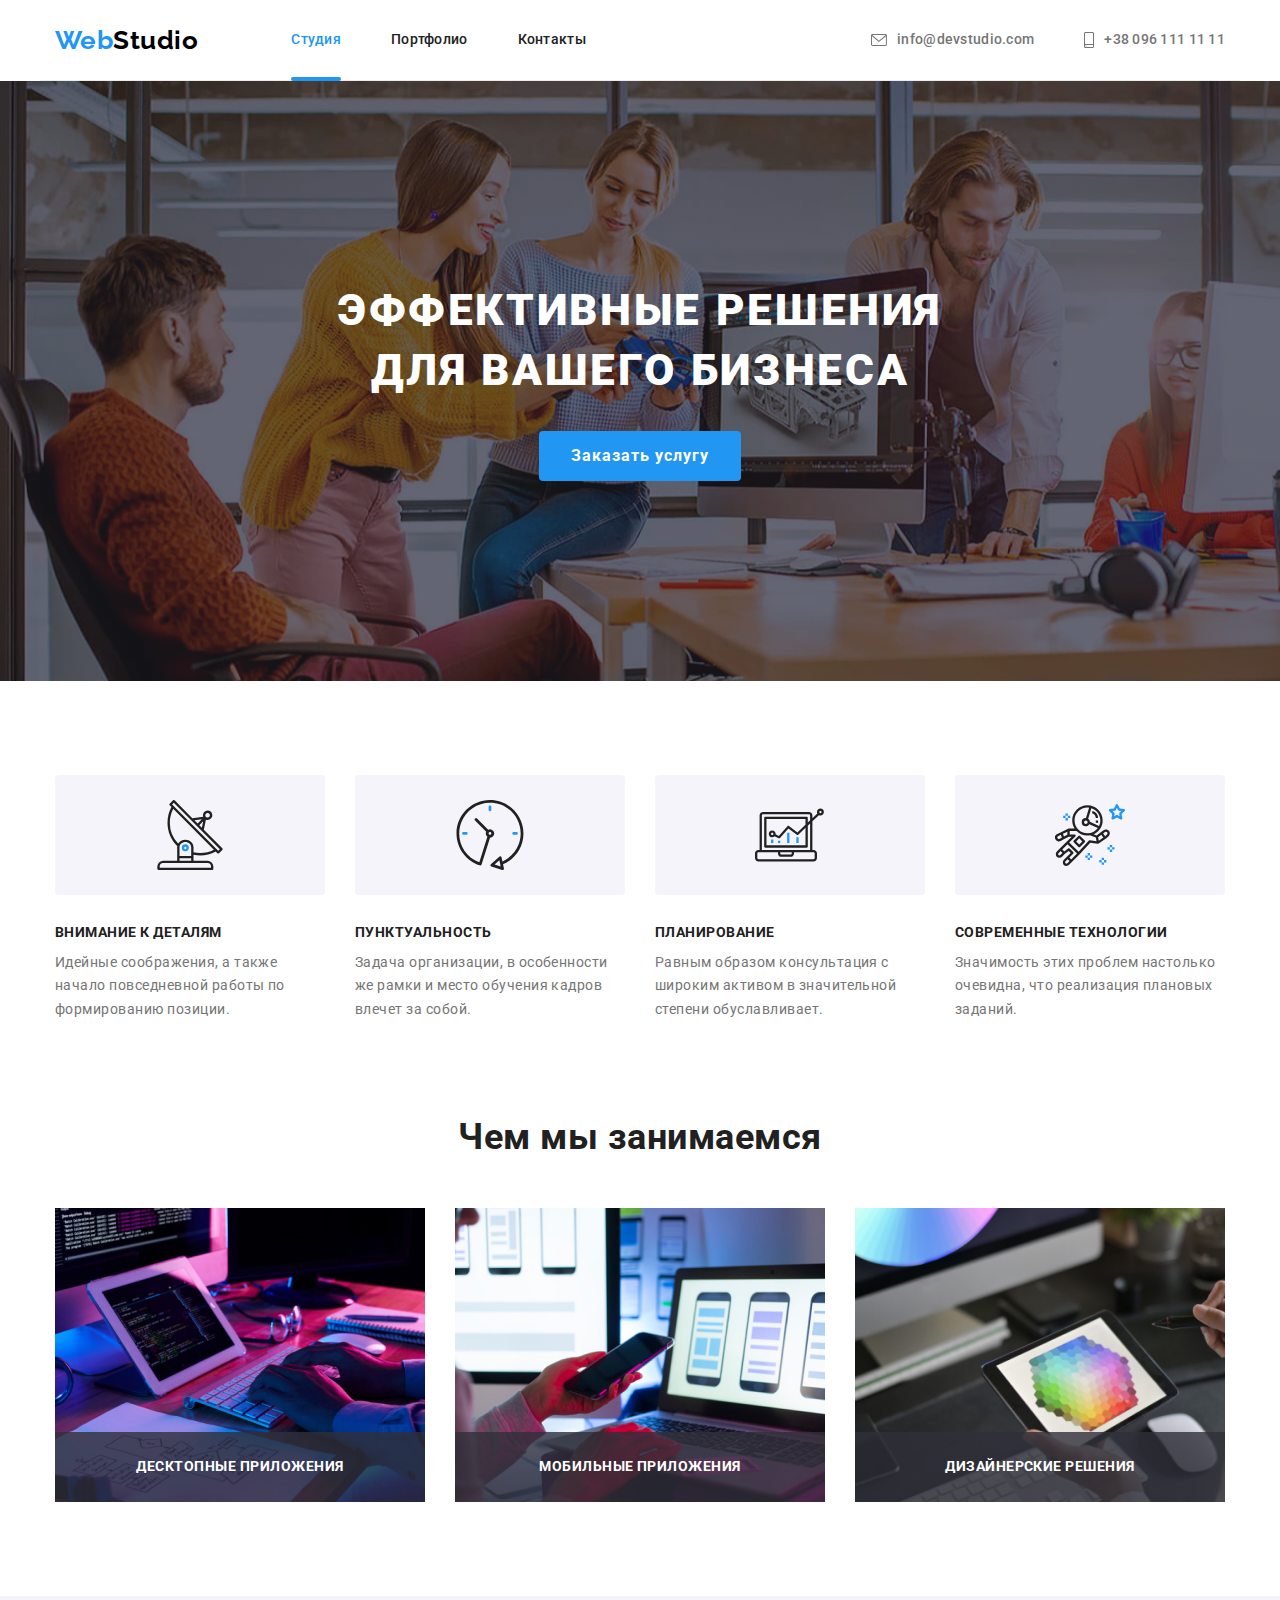
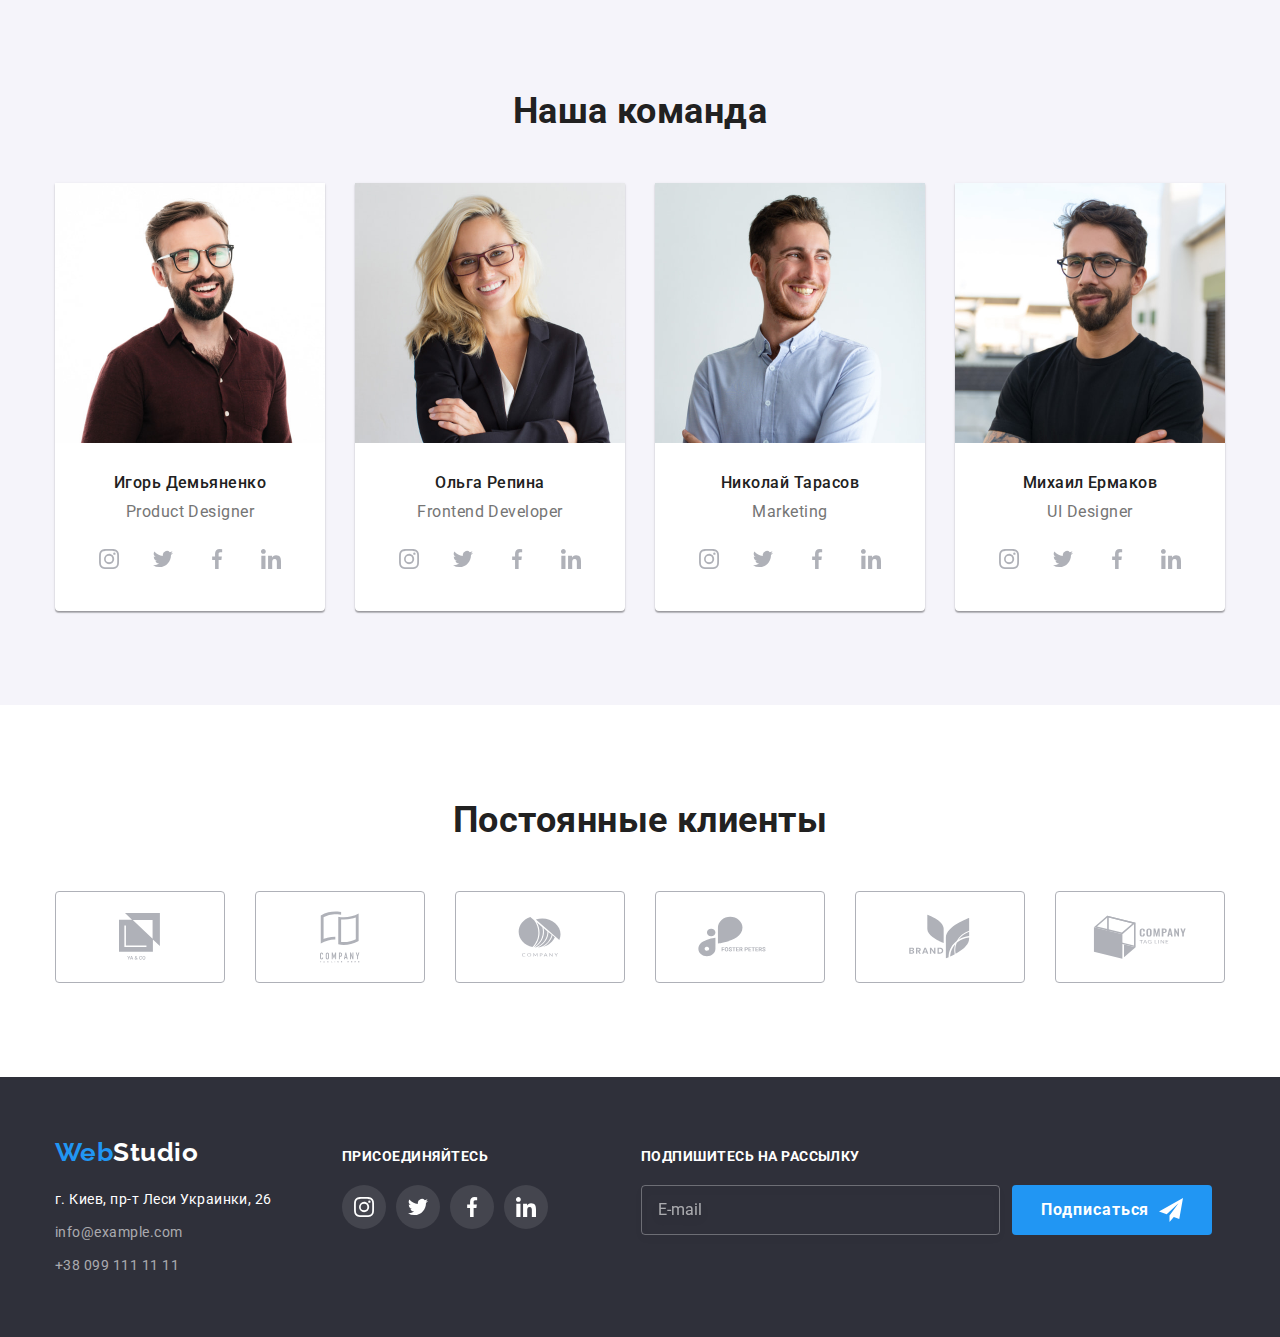
<file: index.html>
<!DOCTYPE html>
<html lang="ru">
  <head>
    <meta charset="UTF-8" />
    <meta http-equiv="X-UA-Compatible" content="IE=edge" />
    <meta name="viewport" content="width=device-width, initial-scale=1.0" />
    <link rel="preconnect" href="https://fonts.googleapis.com" />
    <link rel="preconnect" href="https://fonts.gstatic.com" crossorigin />
    <link
      href="https://fonts.googleapis.com/css2?family=Raleway:wght@700&family=Roboto:wght@400;500;700;900&display=swap"
      rel="stylesheet"
    />
    <title>WebStudio</title>
    <link
      rel="stylesheet"
      href="https://cdn.jsdelivr.net/npm/modern-normalize@1.1.0/modern-normalize.min.css"
    />
    <link rel="stylesheet" href="./css/styles.css" />
  </head>
  <body>
    <!-- HEADER -->
    <header class="hdr">
      <div class="hdr-container container">
        <a class="logo link" lang="en" href="./index.html"
          ><span class="logo-web">Web</span>Studio
        </a>
        <nav class="navigation">
          <ul class="menu list">
            <li class="menu-item">
              <a class="menu-link current link" href="./index.html">Студия</a>
            </li>
            <li class="menu-item">
              <a class="menu-link link" href="./portfolio.html">Портфолио</a>
            </li>
            <li class="menu-item">
              <a class="menu-link link" href="#">Контакты</a>
            </li>
          </ul>
        </nav>
        <ul class="contact list">
          <li class="contact-item contact-mail">
            <a class="mail-link link" href="mailto:info@devstudio.com">
              <svg class="mail-icon icon" width="16px" height="12px">
                <use href="./images/icons.svg#mail-icon"></use>
              </svg>
              info@devstudio.com</a
            >
          </li>
          <li class="contact-item contact-tel">
            <a class="tel-link link" href="tel:+380961111111">
              <svg class="tel-icon icon" width="10px" height="16px">
                <use href="./images/icons.svg#tel-icon"></use></svg
              >+38 096 111 11 11</a
            >
          </li>
        </ul>
      </div>
    </header>
    <main>
      <!-- HERO -->
      <section class="hero">
        <div class="hero-container container">
          <h1 class="hero-title title">
            Эффективные решения для вашего бизнеса
          </h1>
          <button class="hero-btn btn" type="button" data-modal-open>
            Заказать услугу
          </button>
          <div class="data-modal is-hidden" data-modal>
            <div class="modal">
              <h2 class="modal-title">
                Оставьте свои данные, мы вам перезвоним
              </h2>
              <form class="modal-form">
                <label class="modal-form-field">
                  <span class="field-name">Имя</span>
                  <input
                    class="inp"
                    type="text"
                    name="usrname"
                    minlength="2"
                    pattern="^[a-zA-Zа-яА-ЯіІїЇ]+$"
                    required
                  />
                  <span class="modal-icon-span"
                    ><svg class="modal-icon" width="18px" height="18px">
                      <use href="./images/icons.svg#modal-name"></use></svg
                  ></span>
                </label>
                <label class="modal-form-field">
                  <span class="field-name">Телефон</span>
                  <input
                    class="field-input inp"
                    type="tel"
                    name="tel"
                    pattern="[0-9]{3}-[0-9]{3}-[0-9]{2}-[0-9]{2}"
                    title="xxx-xxx-xx-xx"
                    required
                  />
                  <span class="modal-icon-span"
                    ><svg class="modal-icon" width="18px" height="18px">
                      <use href="./images/icons.svg#modal-tel"></use></svg
                  ></span>
                </label>
                <label class="modal-form-field">
                  <span class="field-name">Почта</span>
                  <input
                    class="form-input inp"
                    type="email"
                    name="mail"
                    required
                  />
                  <span class="modal-icon-span"
                    ><svg class="modal-icon" width="18px" height="18px">
                      <use href="./images/icons.svg#modal-mail"></use></svg
                  ></span>
                </label>
                <label class="modal-form-field form-field-comment">
                  <span class="field-name">Коментарий</span>
                  <textarea
                    class="comment-input"
                    name="comment"
                    placeholder="Введите текст"
                  ></textarea>
                </label>
                <label class="modal-form-checkbox">
                  <input
                    class="checkbox-input"
                    type="checkbox"
                    name="checkbox"
                  />
                  <span class="checkbox-icon"
                    ><svg class="checkbox-icon-svg" width="16px" height="15px">
                      <use href="./images/icons.svg#checkbox"></use></svg
                  ></span>
                  Соглашаюсь с рассылкой и принимаю &nbsp;
                  <a class="checkbox-link" href="#">Условия договора</a>
                </label>
                <button class="modal-btn btn" type="submit">Отправить</button>
              </form>
              <button class="data-modal-close" type="button" data-modal-close>
                <svg class="modal-svg" width="18x" height="18px">
                  <use href="./images/icons.svg#close-modal"></use>
                </svg>
              </button>
            </div>
          </div>
        </div>
      </section>
      <!-- FEATURES -->
      <section class="section features">
        <div class="container">
          <h2 class="features-title">Наши особенности</h2>
          <ul class="features-list list">
            <li class="features-item">
              <div class="container-icon">
                <svg class="features-svg" width="70px" height="70px">
                  <use href="./images/icons.svg#antena"></use>
                </svg>
              </div>
              <h3 class="list-title">Внимание к деталям</h3>
              <p class="list-text">
                Идейные соображения, а также начало повседневной работы по
                формированию позиции.
              </p>
            </li>
            <li class="features-item">
              <div class="container-icon">
                <svg class="features-svg" width="70px" height="70px">
                  <use href="./images/icons.svg#clock"></use>
                </svg>
              </div>
              <h3 class="list-title">Пунктуальность</h3>
              <p class="list-text">
                Задача организации, в особенности же рамки и место обучения
                кадров влечет за собой.
              </p>
            </li>
            <li class="features-item">
              <div class="container-icon">
                <svg class="features-svg" width="70px" height="70px">
                  <use href="./images/icons.svg#diagram"></use>
                </svg>
              </div>
              <h3 class="list-title">Планирование</h3>
              <p class="list-text">
                Равным образом консультация с широким активом в значительной
                степени обуславливает.
              </p>
            </li>
            <li class="features-item">
              <div class="container-icon">
                <svg class="features-svg" width="70px" height="70px">
                  <use href="./images/icons.svg#astronaut"></use>
                </svg>
              </div>
              <h3 class="list-title">Современные технологии</h3>
              <p class="list-text">
                Значимость этих проблем настолько очевидна, что реализация
                плановых заданий.
              </p>
            </li>
          </ul>
        </div>
      </section>
      <!-- DOING -->
      <section class="section doing">
        <div class="container">
          <h2 class="doing-title title">Чем мы занимаемся</h2>
          <ul class="doing-list list">
            <li class="doing-item">
              <img
                class="classes-occupation"
                src="./images/doing/coding.jpg"
                alt="Бэкенд"
                width="370"
                height="294"
              />
              <p class="doing-text">Десктопные приложения</p>
            </li>
            <li class="doing-item">
              <img
                class="classes-occupation"
                src="./images/doing/phone.jpg"
                alt="Фронтент"
                width="370"
                height="294"
              />
              <p class="doing-text">Мобильные приложения</p>
            </li>
            <li class="doing-item">
              <img
                class="classes-occupation"
                src="./images/doing/palette.jpg"
                alt="Дизайн"
                width="370"
                height="294"
              />
              <p class="doing-text">Дизайнерские решения</p>
            </li>
          </ul>
        </div>
      </section>
      <!-- COMANDS -->
      <section class="section commands">
        <div class="container">
          <h2 class="commands-title title">Наша команда</h2>
          <ul class="commands-list list">
            <li class="commands-item">
              <img
                class="commands-images"
                src="./images/commands/igor.jpg"
                alt="Игорь Демьяненко"
                width="270"
                height="260"
              />
              <div class="employee-data">
                <h3 class="commands-name">Игорь Демьяненко</h3>
                <p lang="en" class="commands-position">Product Designer</p>
                <ul class="social-list list">
                  <li class="social-item">
                    <a
                      class="social-link"
                      href="http://www.instagram.com"
                      target="_blank"
                      rel="noopener nofollow"
                      ><span class="social-name">instagram</span>
                      <svg class="social-svg" width="44px" height="44px">
                        <use href="./images/icons.svg#instagram"></use></svg
                    ></a>
                  </li>
                  <li class="social-item">
                    <a
                      class="social-link"
                      href="https://twitter.com"
                      target="_blank"
                      rel="noopener nofollow"
                      ><span class="social-name">twitter</span>
                      <svg class="social-svg" width="44px" height="44px">
                        <use href="./images/icons.svg#twitter"></use></svg
                    ></a>
                  </li>
                  <li class="social-item">
                    <a
                      class="social-link"
                      href="https://www.facebook.com"
                      target="_blank"
                      rel="noopener nofollow"
                      ><span class="social-name">facebook</span>
                      <svg class="social-svg" width="44px" height="44px">
                        <use href="./images/icons.svg#facebook"></use></svg
                    ></a>
                  </li>
                  <li class="social-item">
                    <a
                      class="social-link"
                      href="https://ua.linkedin.com"
                      target="_blank"
                      rel="noopener nofollow"
                      ><span class="social-name">linkedin</span>
                      <svg class="social-svg" width="44px" height="44px">
                        <use href="./images/icons.svg#linkedin"></use></svg
                    ></a>
                  </li>
                </ul>
              </div>
            </li>
            <li class="commands-item">
              <img
                src="./images/commands/olga.jpg"
                alt="Ольга Репина"
                width="270"
                height="260"
              />
              <div class="employee-data">
                <h3 class="commands-name">Ольга Репина</h3>
                <p lang="en" class="commands-position">Frontend Developer</p>
                <ul class="social-list list">
                  <li class="social-item">
                    <a
                      class="social-link"
                      href="http://www.instagram.com"
                      target="_blank"
                      rel="noopener nofollow"
                      ><span class="social-name">instagram</span>
                      <svg class="social-svg" width="44px" height="44px">
                        <use href="./images/icons.svg#instagram"></use></svg
                    ></a>
                  </li>
                  <li class="social-item">
                    <a
                      class="social-link"
                      href="https://twitter.com"
                      target="_blank"
                      rel="noopener nofollow"
                      ><span class="social-name">twitter</span>
                      <svg class="social-svg" width="44px" height="44px">
                        <use href="./images/icons.svg#twitter"></use></svg
                    ></a>
                  </li>
                  <li class="social-item">
                    <a
                      class="social-link"
                      href="https://www.facebook.com"
                      target="_blank"
                      rel="noopener nofollow"
                      ><span class="social-name">facebook</span>
                      <svg class="social-svg" width="44px" height="44px">
                        <use href="./images/icons.svg#facebook"></use></svg
                    ></a>
                  </li>
                  <li class="social-item">
                    <a
                      class="social-link"
                      href="https://ua.linkedin.com"
                      target="_blank"
                      rel="noopener nofollow"
                      ><span class="social-name">linkedin</span>
                      <svg class="social-svg" width="44px" height="44px">
                        <use href="./images/icons.svg#linkedin"></use></svg
                    ></a>
                  </li>
                </ul>
              </div>
            </li>
            <li class="commands-item">
              <img
                class="commands-images"
                src="./images/commands/nikolay.jpg"
                alt="Николай Тарасов"
                width="270"
                height="260"
              />
              <div class="employee-data">
                <h3 class="commands-name">Николай Тарасов</h3>
                <p lang="en" class="commands-position">Marketing</p>
                <ul class="social-list commands-list list">
                  <li class="social-item">
                    <a
                      class="social-link"
                      href="http://www.instagram.com"
                      target="_blank"
                      rel="noopener nofollow"
                      ><span class="social-name">instagram</span>
                      <svg class="social-svg" width="44px" height="44px">
                        <use href="./images/icons.svg#instagram"></use></svg
                    ></a>
                  </li>
                  <li class="social-item">
                    <a
                      class="social-link"
                      href="https://twitter.com"
                      target="_blank"
                      rel="noopener nofollow"
                      ><span class="social-name">twitter</span>
                      <svg class="social-svg" width="44px" height="44px">
                        <use href="./images/icons.svg#twitter"></use></svg
                    ></a>
                  </li>
                  <li class="social-item">
                    <a
                      class="social-link"
                      href="https://www.facebook.com"
                      target="_blank"
                      rel="noopener nofollow"
                      ><span class="social-name">facebook</span>
                      <svg class="social-svg" width="44px" height="44px">
                        <use href="./images/icons.svg#facebook"></use></svg
                    ></a>
                  </li>
                  <li class="social-item">
                    <a
                      class="social-link"
                      href="https://ua.linkedin.com"
                      target="_blank"
                      rel="noopener nofollow"
                      ><span class="social-name">linkedin</span>
                      <svg class="social-svg" width="44px" height="44px">
                        <use href="./images/icons.svg#linkedin"></use></svg
                    ></a>
                  </li>
                </ul>
              </div>
            </li>
            <li class="commands-item">
              <img
                class="commands-images"
                src="./images/commands/mihail.jpg"
                alt="Михаил Ермаков"
                width="270"
                height="260"
              />
              <div class="employee-data">
                <h3 class="commands-name">Михаил Ермаков</h3>
                <p lang="en" class="commands-position">UI Designer</p>
                <ul class="social-list list">
                  <li class="social-item">
                    <a
                      class="social-link"
                      href="http://www.instagram.com"
                      target="_blank"
                      rel="noopener nofollow"
                      ><span class="social-name">instagram</span>
                      <svg class="social-svg" width="44px" height="44px">
                        <use href="./images/icons.svg#instagram"></use></svg
                    ></a>
                  </li>
                  <li class="social-item">
                    <a
                      class="social-link"
                      href="https://twitter.com"
                      target="_blank"
                      rel="noopener nofollow"
                      ><span class="social-name">twitter</span>
                      <svg class="social-svg" width="44px" height="44px">
                        <use href="./images/icons.svg#twitter"></use></svg
                    ></a>
                  </li>
                  <li class="social-item">
                    <a
                      class="social-link"
                      href="https://www.facebook.com"
                      target="_blank"
                      rel="noopener nofollow"
                      ><span class="social-name">facebook</span>
                      <svg class="social-svg" width="44px" height="44px">
                        <use href="./images/icons.svg#facebook"></use></svg
                    ></a>
                  </li>
                  <li class="social-item">
                    <a
                      class="social-link"
                      href="https://ua.linkedin.com"
                      target="_blank"
                      rel="noopener nofollow"
                      ><span class="social-name">linkedin</span>
                      <svg class="social-svg" width="44px" height="44px">
                        <use href="./images/icons.svg#linkedin"></use></svg
                    ></a>
                  </li>
                </ul>
              </div>
            </li>
          </ul>
        </div>
      </section>
      <!-- CLIENTS -->
      <section class="section clients">
        <div class="container">
          <h2 class="clients-title title">Постоянные клиенты</h2>
          <ul class="clients-list list">
            <li class="clients-item">
              <a href="#" class="clients-link">
                <svg class="clients-svg" width="41" height="47">
                  <use href="./images/icons.svg#yaco"></use>
                </svg>
              </a>
            </li>
            <li class="clients-item">
              <a href="#" class="clients-link">
                <svg class="clients-svg" width="40" height="52">
                  <use href="./images/icons.svg#company2"></use>
                </svg>
              </a>
            </li>
            <li class="clients-item">
              <a href="#" class="clients-link">
                <svg class="clients-svg" width="43" height="41">
                  <use href="./images/icons.svg#company3"></use>
                </svg>
              </a>
            </li>
            <li class="clients-item">
              <a href="#" class="clients-link">
                <svg class="clients-svg" width="84" height="41">
                  <use href="./images/icons.svg#foster"></use>
                </svg>
              </a>
            </li>
            <li class="clients-item">
              <a href="#" class="clients-link">
                <svg class="clients-svg" width="63" height="45">
                  <use href="./images/icons.svg#brand"></use>
                </svg>
              </a>
            </li>
            <li class="clients-item">
              <a href="#" class="clients-link">
                <svg class="clients-svg" width="94" height="44">
                  <use href="./images/icons.svg#company6"></use>
                </svg>
              </a>
            </li>
          </ul>
        </div>
      </section>
    </main>
    <!-- BASEMENT -->
    <footer class="basement">
      <div class="container-basement container">
        <div class="container-address">
          <a lang="en" href="./index.html" class="logo link dark-theme">
            <span class="logo-web">Web</span>Studio
          </a>
          <address class="cnt">
            <ul class="cnt-address list">
              <li class="item cnt-street">
                <a
                  class="cnt-link link"
                  href="https://www.google.com/maps/place/бул.+Леси+Украинки,+26,+Киев,+02000/"
                  target="_blank"
                  rel="noopener nofollow"
                  >г. Киев, пр-т Леси Украинки, 26</a
                >
              </li>
              <li class="item cnt-mail">
                <a class="cnt-link link" href="mailto:info@example.com"
                  >info@example.com</a
                >
              </li>
              <li class="item cnt-tel">
                <a class="cnt-link link" href="tel:+380991111111"
                  >+38 099 111 11 11</a
                >
              </li>
            </ul>
          </address>
        </div>
        <div class="container-social">
          <h2 class="social-title">Присоединяйтесь</h2>
          <ul class="social-list list">
            <li class="social-item">
              <a
                class="social-link social-ft-link"
                href="http://www.instagram.com"
                target="_blank"
                rel="noopener nofollow"
                ><span class="social-name">instagram</span>
                <svg class="social-ft-svg" width="44px" height="44px">
                  <use href="./images/icons.svg#instagram"></use></svg
              ></a>
            </li>
            <li class="social-item">
              <a
                class="social-link social-ft-link"
                href="https://twitter.com"
                target="_blank"
                rel="noopener nofollow"
                ><span class="social-name">twitter</span>
                <svg class="social-ft-svg" width="44px" height="44px">
                  <use href="./images/icons.svg#twitter"></use></svg
              ></a>
            </li>
            <li class="social-item">
              <a
                class="social-link social-ft-link"
                href="https://www.facebook.com"
                target="_blank"
                rel="noopener nofollow"
                ><span class="social-name">facebook</span>
                <svg class="social-ft-svg" width="44px" height="44px">
                  <use href="./images/icons.svg#facebook"></use></svg
              ></a>
            </li>
            <li class="social-item">
              <a
                class="social-link social-ft-link"
                href="https://ua.linkedin.com"
                target="_blank"
                rel="noopener nofollow"
                ><span class="social-name">linkedin</span>
                <svg class="social-ft-svg" width="44px" height="44px">
                  <use href="./images/icons.svg#linkedin"></use></svg
              ></a>
            </li>
          </ul>
        </div>
        <div class="container-subscription">
          <h2 class="subscription-title">Подпишитесь на рассылку</h2>
          <div class="subscription-container">
            <form action="subscription-form">
              <label class="subscription-form-field"
                ><input
                  class="inp"
                  type="email"
                  name="mail"
                  placeholder="E-mail"
                  required
              /></label>
            </form>
            <button class="subscription-btn btn" type="submit">
              Подписаться<svg
                class="subscription-btn-svg"
                width="24px"
                height="24px"
              >
                <use href="./images/icons.svg#send"></use>
              </svg>
            </button>
          </div>
        </div>
      </div>
    </footer>
    <script src="./js/modal.js"></script>
  </body>
</html>
</file>
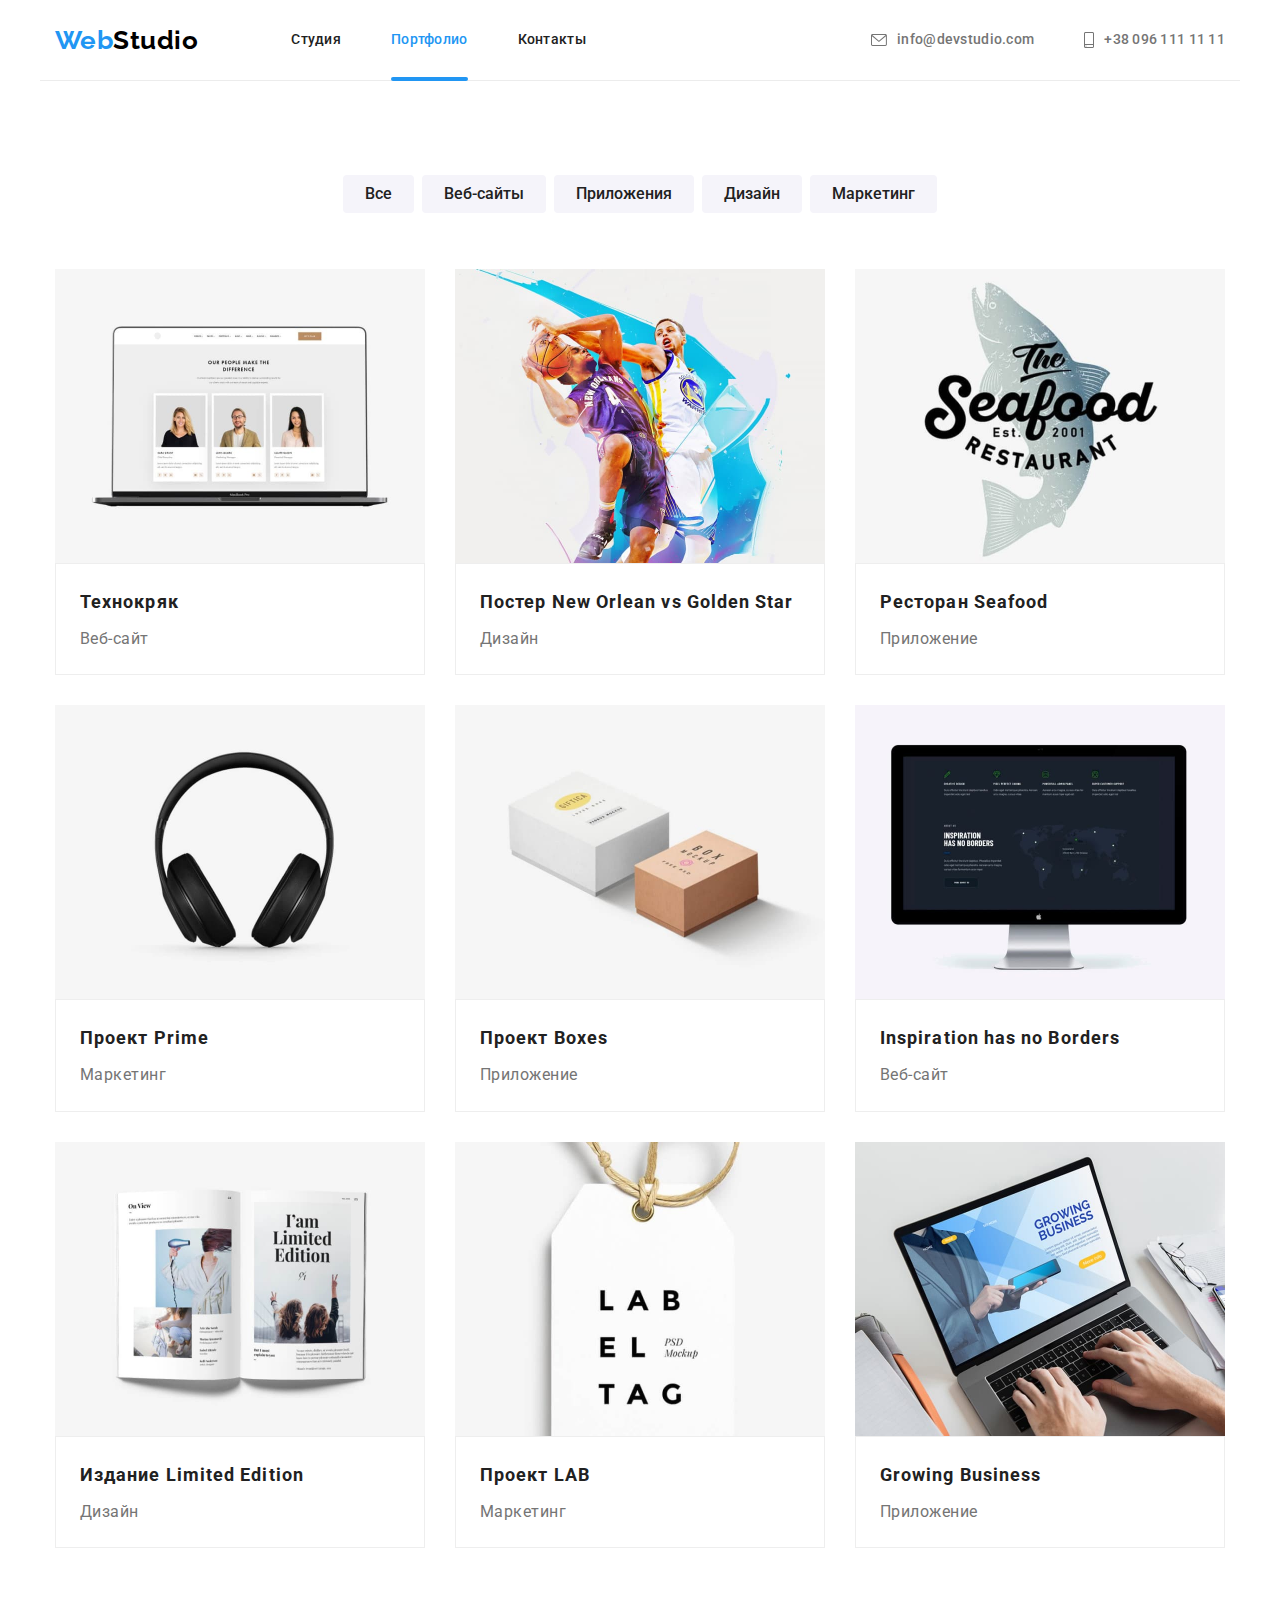
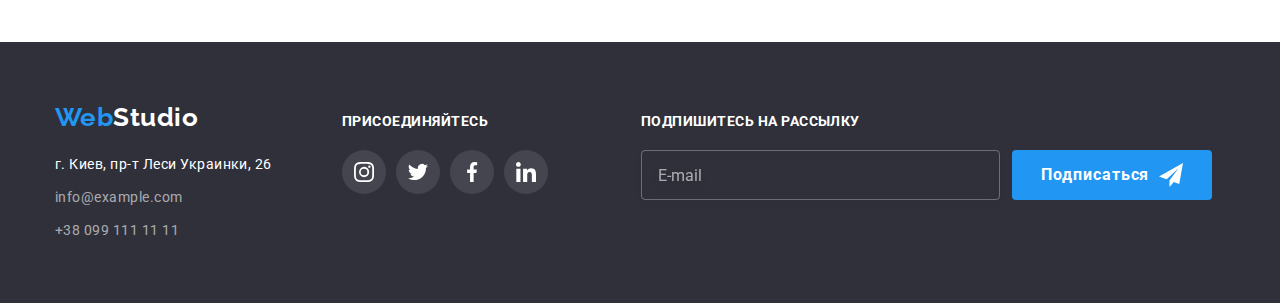
<file: portfolio.html>
<!DOCTYPE html>
<html lang="ru">
  <head>
    <meta charset="UTF-8" />
    <meta http-equiv="X-UA-Compatible" content="IE=edge" />
    <meta name="viewport" content="width=device-width, initial-scale=1.0" />
    <link rel="preconnect" href="https://fonts.googleapis.com" />
    <link rel="preconnect" href="https://fonts.gstatic.com" crossorigin />
    <link
      href="https://fonts.googleapis.com/css2?family=Raleway:wght@700&family=Roboto:wght@400;500;700;900&display=swap"
      rel="stylesheet"
    />
    <title>WebStudio</title>
    <link
      rel="stylesheet"
      href="https://cdn.jsdelivr.net/npm/modern-normalize@1.1.0/modern-normalize.min.css"
    />
    <link rel="stylesheet" href="./css/styles.css" />
  </head>
  <body>
    <header class="hdr">
      <div class="hdr-container container">
        <a class="logo link" lang="en" href="./index.html"
          ><span class="logo-web">Web</span>Studio
        </a>
        <nav class="navigation">
          <ul class="menu list">
            <li class="menu-item">
              <a class="menu-link link" href="./index.html">Студия</a>
            </li>
            <li class="menu-item">
              <a class="menu-link current link" href="./portfolio.html"
                >Портфолио</a
              >
            </li>
            <li class="menu-item">
              <a class="menu-link link" href="#">Контакты</a>
            </li>
          </ul>
        </nav>
        <ul class="contact list">
          <li class="contact-item contact-mail">
            <a class="mail-link link" href="mailto:info@devstudio.com">
              <svg class="mail-icon icon" width="16px" height="12px">
                <use href="./images/icons.svg#mail-icon"></use>
              </svg>
              info@devstudio.com</a
            >
          </li>
          <li class="contact-item contact-tel">
            <a class="tel-link link" href="tel:+380961111111">
              <svg class="tel-icon icon" width="10px" height="16px">
                <use href="./images/icons.svg#tel-icon"></use></svg
              >+38 096 111 11 11</a
            >
          </li>
        </ul>
      </div>
    </header>
    <main>
      <!-- HERO -->
      <section class="section">
        <div class="container">
          <h2 class="portfolio-title title">Наши проекты</h2>
          <ul class="portfolio-menu list">
            <li class="portfolio-item">
              <button class="portfolio-btn" type="button">Все</button>
            </li>
            <li class="portfolio-item">
              <button class="portfolio-btn" type="button">Веб-сайты</button>
            </li>
            <li class="portfolio-item">
              <button class="portfolio-btn" type="button">Приложения</button>
            </li>
            <li class="portfolio-item">
              <button class="portfolio-btn" type="button">Дизайн</button>
            </li>
            <li class="portfolio-item">
              <button class="portfolio-btn" type="button">Маркетинг</button>
            </li>
          </ul>
          <ul class="cards list">
            <li class="cards-item">
              <a href="#" class="cards-link link"
                ><div class="cards-container-img">
                  <img
                    src="./images/portfolio/websitetechnoqruack.jpg"
                    alt="фото проекта"
                    width="370"
                    height="294"
                  />
                  <p class="cards-text">
                    Ресурс предлагает комплексные предложения с разным уровнем
                    функционала и сервисов. Все это позволит посетителю получить
                    исчерпывающие сведения о компании или частном лице.
                  </p>
                </div>
                <div class="project-data">
                  <h3 class="cards-list-tile">Технокряк</h3>
                  <p class="cards-description">Веб-сайт</p>
                </div></a
              >
            </li>
            <li class="cards-item">
              <a href="#" class="cards-link link">
                <div class="cards-container-img">
                  <img
                    src="./images/portfolio/basketballdesign.jpg"
                    alt="фото проекта"
                    width="370"
                    height="294"
                  />
                  <p class="cards-text">
                    Ресурс предлагает комплексные предложения с разным уровнем
                    функционала и сервисов. Все это позволит посетителю получить
                    исчерпывающие сведения о компании или частном лице.
                  </p>
                </div>
                <div class="project-data">
                  <h3 class="cards-list-tile">
                    Постер <span lang="en">New Orlean vs Golden Star</span>
                  </h3>
                  <p class="cards-description">Дизайн</p>
                </div></a
              >
            </li>
            <li class="cards-item">
              <a href="#" class="cards-link link">
                <div class="cards-container-img">
                  <img
                    src="./images/portfolio/apprestaurant.jpg"
                    alt="фото проекта"
                    width="370"
                    height="294"
                  />
                  <p class="cards-text">
                    Ресурс предлагает комплексные предложения с разным уровнем
                    функционала и сервисов. Все это позволит посетителю получить
                    исчерпывающие сведения о компании или частном лице.
                  </p>
                </div>
                <div class="project-data">
                  <h3 class="cards-list-tile">
                    Ресторан <span lang="en">Seafood</span>
                  </h3>
                  <p class="cards-description">Приложение</p>
                </div></a
              >
            </li>
            <li class="cards-item">
              <a href="#" class="cards-link link">
                <div class="cards-container-img">
                  <img
                    src="./images/portfolio/marketingheadphones.jpg"
                    alt="фото проекта"
                    width="370"
                    height="294"
                  />
                  <p class="cards-text">
                    Ресурс предлагает комплексные предложения с разным уровнем
                    функционала и сервисов. Все это позволит посетителю получить
                    исчерпывающие сведения о компании или частном лице.
                  </p>
                </div>
                <div class="project-data">
                  <h3 class="cards-list-tile">
                    Проект <span lang="en">Prime</span>
                  </h3>
                  <p class="cards-description">Маркетинг</p>
                </div></a
              >
            </li>
            <li class="cards-item">
              <a href="#" class="cards-link link">
                <div class="cards-container-img">
                  <img
                    src="./images/portfolio/appboxes.jpg"
                    alt="фото проекта"
                    width="370"
                    height="294"
                  />
                  <p class="cards-text">
                    Ресурс предлагает комплексные предложения с разным уровнем
                    функционала и сервисов. Все это позволит посетителю получить
                    исчерпывающие сведения о компании или частном лице.
                  </p>
                </div>
                <div class="project-data">
                  <h3 class="cards-list-tile">
                    Проект <span lang="en">Boxes</span>
                  </h3>
                  <p class="cards-description">Приложение</p>
                </div></a
              >
            </li>
            <li class="cards-item">
              <a href="#" class="cards-link link">
                <div class="cards-container-img">
                  <img
                    src="./images/portfolio/websiteblack.jpg"
                    alt="фото проекта"
                    width="370"
                    height="294"
                  />
                  <p class="cards-text">
                    Ресурс предлагает комплексные предложения с разным уровнем
                    функционала и сервисов. Все это позволит посетителю получить
                    исчерпывающие сведения о компании или частном лице.
                  </p>
                </div>
                <div class="project-data">
                  <h3 class="cards-list-tile" lang="en">
                    Inspiration has no Borders
                  </h3>
                  <p class="cards-description">Веб-сайт</p>
                </div></a
              >
            </li>
            <li class="cards-item">
              <a href="#" class="cards-link link">
                <div class="cards-container-img">
                  <img
                    src="./images/portfolio/designlimited.jpg"
                    alt="фото проекта"
                    width="370"
                    height="294"
                  />
                  <p class="cards-text">
                    Ресурс предлагает комплексные предложения с разным уровнем
                    функционала и сервисов. Все это позволит посетителю получить
                    исчерпывающие сведения о компании или частном лице.
                  </p>
                </div>
                <div class="project-data">
                  <h3 class="cards-list-tile">
                    Издание <span lang="en">Limited Edition</span>
                  </h3>
                  <p class="cards-description">Дизайн</p>
                </div>
              </a>
            </li>
            <li class="cards-item">
              <a href="#" class="cards-link link">
                <div class="cards-container-img">
                  <img
                    src="./images/portfolio/marketinglab.jpg"
                    alt="фото проекта"
                    width="370"
                    height="294"
                  />
                  <p class="cards-text">
                    Ресурс предлагает комплексные предложения с разным уровнем
                    функционала и сервисов. Все это позволит посетителю получить
                    исчерпывающие сведения о компании или частном лице.
                  </p>
                </div>
                <div class="project-data">
                  <h3 class="cards-list-tile">
                    Проект <span lang="en">LAB</span>
                  </h3>
                  <p class="cards-description">Маркетинг</p>
                </div></a
              >
            </li>
            <li class="cards-item">
              <a href="#" class="cards-link link">
                <div class="cards-container-img">
                  <img
                    src="./images/portfolio/appgrowing.jpg"
                    alt="фото проекта"
                    width="370"
                    height="294"
                  />
                  <p class="cards-text">
                    Ресурс предлагает комплексные предложения с разным уровнем
                    функционала и сервисов. Все это позволит посетителю получить
                    исчерпывающие сведения о компании или частном лице.
                  </p>
                </div>
                <div class="project-data">
                  <h3 class="cards-list-tile" lang="en">Growing Business</h3>
                  <p class="cards-description">Приложение</p>
                </div></a
              >
            </li>
          </ul>
        </div>
      </section>
    </main>
    <footer class="basement">
      <div class="container-basement container">
        <div class="container-address">
          <a lang="en" href="./index.html" class="logo link dark-theme">
            <span class="logo-web">Web</span>Studio
          </a>
          <address class="cnt">
            <ul class="cnt-address list">
              <li class="item cnt-street">
                <a
                  class="cnt-link link"
                  href="https://www.google.com/maps/place/бул.+Леси+Украинки,+26,+Киев,+02000/"
                  target="_blank"
                  rel="noopener nofollow"
                  >г. Киев, пр-т Леси Украинки, 26</a
                >
              </li>
              <li class="item cnt-mail">
                <a class="cnt-link link" href="mailto:info@example.com"
                  >info@example.com</a
                >
              </li>
              <li class="item cnt-tel">
                <a class="cnt-link link" href="tel:+380991111111"
                  >+38 099 111 11 11</a
                >
              </li>
            </ul>
          </address>
        </div>
        <div class="container-social">
          <h2 class="social-title">Присоединяйтесь</h2>
          <ul class="social-list list">
            <li class="social-item">
              <a
                class="social-link social-ft-link"
                href="http://www.instagram.com"
                target="_blank"
                rel="noopener nofollow"
                ><span class="social-name">instagram</span>
                <svg class="social-ft-svg" width="44px" height="44px">
                  <use href="./images/icons.svg#instagram"></use></svg
              ></a>
            </li>
            <li class="social-item">
              <a
                class="social-link social-ft-link"
                href="https://twitter.com"
                target="_blank"
                rel="noopener nofollow"
                ><span class="social-name">twitter</span>
                <svg class="social-ft-svg" width="44px" height="44px">
                  <use href="./images/icons.svg#twitter"></use></svg
              ></a>
            </li>
            <li class="social-item">
              <a
                class="social-link social-ft-link"
                href="https://www.facebook.com"
                target="_blank"
                rel="noopener nofollow"
                ><span class="social-name">facebook</span>
                <svg class="social-ft-svg" width="44px" height="44px">
                  <use href="./images/icons.svg#facebook"></use></svg
              ></a>
            </li>
            <li class="social-item">
              <a
                class="social-link social-ft-link"
                href="https://ua.linkedin.com"
                target="_blank"
                rel="noopener nofollow"
                ><span class="social-name">linkedin</span>
                <svg class="social-ft-svg" width="44px" height="44px">
                  <use href="./images/icons.svg#linkedin"></use></svg
              ></a>
            </li>
          </ul>
        </div>
        <div class="container-subscription">
          <h2 class="subscription-title">Подпишитесь на рассылку</h2>
          <div class="subscription-container">
            <form action="subscription-form">
              <label class="subscription-form-field"
                ><input
                  class="inp"
                  type="email"
                  name="mail"
                  placeholder="E-mail"
                  required
              /></label>
            </form>
            <button class="subscription-btn btn" type="submit">
              Подписаться<svg
                class="subscription-btn-svg"
                width="24px"
                height="24px"
              >
                <use href="./images/icons.svg#send"></use>
              </svg>
            </button>
          </div>
        </div>
      </div>
    </footer>
  </body>
</html>
</file>
<file: css/styles.css>
:root {
  --primary-font: "Roboto", sans-serif;
  --secondary-font: "Raleway", sans-serif;

  --speed-animation: 250ms;
  --animation-type: cubic-bezier(0.4, 0, 0.2, 1);

  --primary-color: #757575;
  --primari-logo-color: #000000;
  --primari-social-color: #afb1b8;
  --secondary-social-color: #ffffff;
  --bold-color: #212121;
  --black-color: #000000;
  --white-color: #ffffff;
  --footer-color-contact: rgba(255, 255, 255, 0.6);
  --modal-border-color: rgba(33, 33, 33, 0.2);
  --modal-coment-color: rgba(117, 117, 117, 0.5);

  --scry-sc-darck-tm-bg: rgba(255, 255, 255, 0.1);
  --secondary-bg-color: #2f303a;
  --commands-bg-color: #f5f4fa;
  --bg-botton: #f5f4fa;
  --cards-bg-color: #eeeeee;
  --prymary-bg-color: #ffffff;
  --cards-bg-hover-img: rgba(33, 150, 243, 0.9);
  --header-bottom-border-color: #ececec;
  --modal-backdrop: rgba(0, 0, 0, 0.2);
  --doing-text-bg-cards: rgba(47, 48, 58, 0.8);

  --accent-color: #2196f3;
  --hover-btn: #188ce8;
}

body {
  font-family: var(--primary-font);
  font-weight: 400;
  letter-spacing: 0.03em;

  color: var(--primary-color);
  background-color: var(--prymary-bg-color);
}

/* ====================== COMPONENT ======================== */

h1,
h2,
h3,
h4,
h5,
h6,
p {
  margin-top: 0;
  margin-bottom: 0;
}

ul {
  margin-top: 0;
  margin-bottom: 0;
  padding-left: 0;
}

img {
  display: block;
}

button {
  cursor: pointer;
}

a,
button:focus-visible {
  outline: none;
}

textarea {
  resize: none;
}

.container {
  width: 1200px;
  margin-left: auto;
  margin-right: auto;
  padding-left: 15px;
  padding-right: 15px;
}

.section {
  padding-top: 94px;
  padding-bottom: 94px;
}

.link {
  text-decoration: none;
}

.list {
  list-style: none;
}

.title {
  text-align: center;

  font-weight: 700;
  font-size: 36px;
  line-height: 1.17;

  color: var(--bold-color);
}

.menu .menu-link.current {
  color: var(--accent-color);
}

.icon {
  fill: currentColor;
}

.btn {
  border-radius: 4px;
  border: none;

  font-family: inherit;
  font-weight: 700;
  line-height: 1.87;
  letter-spacing: 0.06em;

  color: var(--white-color);
  background-color: var(--accent-color);

  transition: background-color var(--speed-animation) var(--animation-type),
    box-shadow var(--speed-animation) var(--animation-type);
}

.btn:hover,
.btn:focus {
  box-shadow: 0px 4px 4px rgba(0, 0, 0, 0.15);
  background-color: var(--hover-btn);
}

/* ===================== /COMPONENT ======================= */

/* =================  M A I N   P A G E =================== */

/* ======================= HEADER ========================= */

.hdr-container {
  display: flex;
  align-items: center;
  border-bottom: 1px solid var(--header-bottom-border-color);
}

.logo {
  display: block;

  margin-right: 93px;
  padding: 24px 0;

  font-family: var(--secondary-font);
  font-weight: 700;
  font-size: 26px;
  line-height: 1.19;

  color: var(--primari-logo-color);
}

.logo-web {
  color: var(--accent-color);
}

.menu.list {
  display: flex;
}

.menu.list .menu-item:not(:last-child) {
  margin-right: 50px;
}

.menu-link {
  position: relative;
  display: block;

  padding: 32px 0;

  font-weight: 500;
  font-size: 14px;
  line-height: 1.14;
  letter-spacing: 0.02em;

  color: var(--bold-color);
  transition: color var(--speed-animation) var(--animation-type);
}

.menu .link:hover,
.menu .link:focus {
  color: var(--accent-color);
}

.menu-link.current::after {
  content: "";
  position: absolute;
  display: block;
  left: 0;
  bottom: 0;

  width: 100%;
  height: 4px;
  margin-bottom: -1px;

  border-radius: 2px;

  background-color: var(--accent-color);
}

.contact.list {
  display: flex;

  margin-right: 0;
  margin-left: auto;
}

.contact-item:not(:last-child) {
  margin-right: 50px;
}

.contact .link {
  display: inline-flex;
  align-items: center;
  transition: color var(--speed-animation) var(--animation-type);
}

.contact .link:hover,
.contact .link:focus {
  color: var(--accent-color);
}

.tel-link,
.mail-link {
  display: block;

  padding: 32px 0;

  font-weight: 500;
  font-size: 14px;
  line-height: 1.14;
  letter-spacing: 0.02em;

  color: inherit;
}

.mail-icon,
.tel-icon {
  margin-right: 10px;
}

/* ====================== /HEADER ====================== */

/* ======================== HERO ======================= */

.hero {
  text-align: center;

  max-width: 1600px;
  padding: 200px 0;
  margin: 0 auto;

  background-image: linear-gradient(
      rgba(47, 48, 58, 0.4),
      rgba(47, 48, 58, 0.4)
    ),
    url(../images/hero/background-hero.jpg);
  background-size: cover;
  background-repeat: no-repeat;

  background-color: var(--secondary-bg-color);
}

.hero-title {
  margin: 0 237px;
  margin-bottom: 30px;

  font-weight: 900;
  font-size: 44px;
  line-height: 1.36;
  letter-spacing: 0.06em;
  text-transform: uppercase;

  color: var(--white-color);
}

.hero-btn {
  padding: 10px 32px;
}

.data-modal {
  position: fixed;
  top: 0;
  left: 0;

  width: 100%;
  height: 100%;

  visibility: visible;
  opacity: 1;
  background-color: var(--modal-backdrop);

  transition: opacity var(--speed-animation) var(--animation-type),
    visibility var(--speed-animation) var(--animation-type);
}

.data-modal.is-hidden {
  visibility: hidden;
  opacity: 0;
  pointer-events: none;
}

.modal {
  position: absolute;
  top: 50%;
  left: 50%;
  transform: translate(-50%, -50%) scale(1);

  width: 528px;
  height: 581px;
  padding: 40px;

  border-radius: 4px;

  background-color: var(--prymary-bg-color);
  box-shadow: 0px 1px 3px rgba(0, 0, 0, 0.12), 0px 1px 1px rgba(0, 0, 0, 0.14),
    0px 2px 1px rgba(0, 0, 0, 0.2);

  transition: transform var(--speed-animation) var(--animation-type);
}

.data-modal.is-hidden .modal {
  transform: translate(-50%, -50%) scale(1.1);
}

.modal-title {
  margin-bottom: 12px;

  font-weight: 700;
  font-size: 20px;
  line-height: 1.15;

  color: var(--bold-color);
}

.modal-form {
  width: 448px;
}

.modal-form-field {
  position: relative;
  display: flex;
  text-align: left;
  flex-direction: column;

  margin-bottom: 10px;
}

.field-name {
  font-size: 12px;
  line-height: 1.17;
  letter-spacing: 0.01em;
}

.modal-form-field .inp {
  height: 40px;

  margin: 0;
  padding: 0;
  padding-left: 42px;
  margin-top: 4px;

  border-radius: 4px;
  border: 1px solid var(--modal-border-color);

  transition: border var(--speed-animation) var(--animation-type),
    fill var(--speed-animation) var(--animation-type);
}

.modal-form-field .inp:focus {
  outline: none;
  border: 1px solid var(--accent-color);
}

.modal-form-field .inp:focus ~ .modal-icon-span {
  fill: var(--accent-color);
}

.modal-form-field .modal-icon-span {
  position: absolute;
  top: 50%;

  margin-left: 12px;
}

.form-field-comment {
  margin-bottom: 20px;
}

.comment-input {
  height: 122px;
}

.comment-input {
  height: 120px;
  padding: 12px 16px;
  margin-top: 4px;

  border: 1px solid var(--modal-border-color);
  border-radius: 4px;

  transition: border var(--speed-animation) var(--animation-type);
}

.comment-input:focus {
  outline: none;
  border: 1px solid var(--accent-color);
}

.comment-input::placeholder {
  font-size: 12px;
  line-height: 1.17;
  letter-spacing: 0.01em;

  color: var(--modal-coment-color);
}

.modal-form-checkbox {
  display: flex;
  justify-content: center;
  align-items: center;

  cursor: pointer;

  font-size: 14px;
  line-height: 1.71;
}

.checkbox-icon {
  position: relative;

  width: 16px;
  height: 16px;
  margin-right: 8px;

  border: 2px solid var(--bold-color);
  border-radius: 2px;

  transition: background-color var(--speed-animation) var(--animation-type),
    border-color var(--speed-animation) var(--animation-type);
}

.checkbox-icon-svg {
  position: absolute;
  top: 50%;
  left: 50%;
  transform: translate(-50%, -50%);
}

.checkbox-input {
  position: absolute;
  border: 0;
  padding: 0;

  margin: -1px;
  overflow: hidden;
  clip: rect(0 0 0 0);
  clip-path: inset(50%);

  white-space: nowrap;
}

.checkbox-input:checked + .checkbox-icon {
  background-color: var(--accent-color);
  border-color: var(--accent-color);
}

.checkbox-link {
  text-decoration-skip-ink: none;
  font-size: 14px;
  line-height: 1.71;
  color: var(--accent-color);
}

.modal-btn {
  padding: 10px 56px;
  margin-top: 30px;
}

.data-modal-close {
  position: absolute;
  display: flex;
  justify-content: center;
  align-items: center;
  top: 8px;
  right: 8px;

  width: 30px;
  height: 30px;
  padding: 0;

  border-radius: 50%;
  border-color: rgba(0, 0, 0, 0.1);
  background-color: transparent;
}

.modal-svg {
  fill: var(--black-color);

  transition: fill var(--speed-animation) var(--animation-type);
}

.data-modal-close:hover .modal-svg,
.data-modal-close:focus .modal-svg {
  fill: var(--accent-color);
}

/* ======================= /HERO ======================= */

/* ====================== FEATURES ===================== */

.features-title {
  position: absolute;
  border: 0;
  padding: 0;

  margin: -1px;
  overflow: hidden;
  clip: rect(0 0 0 0);
  clip-path: inset(50%);

  white-space: nowrap;
}

.features-list {
  display: flex;
}

.features-item {
  width: calc((100% - 90px) / 4);
}

.features-item:not(:last-child) {
  margin-right: 30px;
}

.container-icon {
  display: flex;
  justify-content: center;
  align-items: center;

  width: 270px;
  height: 120px;
  margin-bottom: 30px;

  border-radius: 4px;

  background: var(--bg-botton);
}

.features-list .list-title {
  margin-bottom: 10px;
}

.features .list .list-title {
  font-weight: 700;
  font-size: 14px;
  line-height: 1.14;
  text-transform: uppercase;

  color: var(--bold-color);
}

.features .list .list-text {
  font-size: 14px;
  line-height: 1.71;
}

/* ====================== /FEATURES ===================== */

/* ======================== DOING ======================= */

.section.doing {
  padding-top: 0;
}

.doing-title {
  margin-bottom: 50px;
}

.doing-list {
  display: flex;
}

.doing-item {
  position: relative;

  width: calc((100% - 60px) / 3);
}

.doing-item:not(:last-child) {
  margin-right: 30px;
}

.doing-text {
  position: absolute;
  display: block;
  text-align: center;
  bottom: 0;

  width: 100%;
  height: 70px;
  padding: 27px 0;

  font-weight: 700;
  font-size: 14px;
  line-height: 1.14;
  text-transform: uppercase;

  color: var(--white-color);
  background-color: var(--doing-text-bg-cards);
}

/* ======================== /DOING ======================= */

/* ======================== COMANDS ====================== */

.commands {
  background-color: var(--commands-bg-color);
}

.commands-title {
  margin-bottom: 50px;
}

.commands-list {
  display: flex;
}

.commands-item {
  width: calc((100% - 90px) / 4);

  border-radius: 0px 0px 4px 4px;
  box-shadow: 0px 1px 3px rgba(0, 0, 0, 0.12), 0px 1px 1px rgba(0, 0, 0, 0.14),
    0px 2px 1px rgba(0, 0, 0, 0.2);

  background-color: var(--prymary-bg-color);
}

.commands-item:not(:last-child) {
  margin-right: 30px;
}

.employee-data {
  padding: 30px 0;
}

.commands-name {
  text-align: center;

  margin-bottom: 10px;

  font-weight: 500;
  font-size: 16px;
  line-height: 1.19;

  color: var(--bold-color);
}

.commands-position {
  text-align: center;

  margin-bottom: 16px;

  font-size: 16px;
  line-height: 1.19;
}

.social-list {
  display: flex;
  justify-content: center;
  align-items: center;

  gap: 10px;
}

.social-link {
  display: flex;
  justify-content: center;
  align-items: center;

  width: 44px;
  height: 44px;

  border-radius: 50%;
}

.social-link {
  transition: color var(--speed-animation) var(--animation-type),
    background-color var(--speed-animation) var(--animation-type);

  color: var(--primari-social-color);
}

.social-link:hover,
.social-link:focus {
  background-color: var(--accent-color);
  color: var(--white-color);
}

.social-name {
  position: absolute;
  border: 0;
  padding: 0;

  margin: -1px;
  overflow: hidden;
  clip: rect(0 0 0 0);
  clip-path: inset(50%);

  white-space: nowrap;
}

.social-svg {
  fill: currentColor;
}

/* ======================== /COMANDS ======================= */

/* ========================  CLIENTS ======================= */

.clients-title {
  margin-bottom: 50px;
}

.clients-list {
  display: flex;
}

.clients-item {
  display: block;

  width: calc((100% - 150px) / 6);
  height: 92px;
}

.clients-item:not(:last-child) {
  margin-right: 30px;
}
.clients-link {
  display: flex;
  justify-content: center;
  align-items: center;

  width: 100%;
  height: 100%;

  border-radius: 4px;
  border: 1px solid var(--primari-social-color);
  transition: color var(--speed-animation) var(--animation-type),
    border var(--speed-animation) var(--animation-type);

  color: var(--primari-social-color);
}

.clients-link:hover,
.clients-link:focus {
  border: 1px solid var(--accent-color);

  color: var(--accent-color);
}

.clients-svg {
  fill: currentColor;
}

/* ======================== /CLIENTS ======================= */

/* ======================== BASEMENT ======================= */

.basement {
  padding: 60px 0;

  background-color: var(--secondary-bg-color);
}

.container-basement {
  display: flex;
  align-items: baseline;
}

.basement .dark-theme {
  color: var(--white-color);
}

.basement .logo {
  margin: 0 0 20px 0;
  padding: 0;
}

.cnt-address {
  font-style: normal;
}

.cnt-address .item:not(:last-child) {
  margin-bottom: 9px;
}

.cnt .link {
  transition: color var(--speed-animation) var(--animation-type);
}

.cnt .link:hover,
.cnt .link:focus {
  color: var(--accent-color);
}

.cnt-street .cnt-link {
  font-size: 14px;
  line-height: 1.71;

  color: var(--white-color);
}

.cnt-mail .cnt-link,
.cnt-tel .cnt-link {
  font-size: 14px;
  line-height: 1.71;

  color: var(--footer-color-contact);
}

.container-social {
  margin-left: 70px;
}

.social-title {
  margin-bottom: 20px;

  font-weight: 700;
  font-size: 14px;
  line-height: 1.14;
  text-transform: uppercase;

  color: var(--white-color);
}

.social-ft-link {
  background-color: var(--scry-sc-darck-tm-bg);
}

.social-ft-svg {
  fill: var(--white-color);
}

.container-subscription {
  margin-left: 93px;
}

.subscription-title {
  font-weight: 700;
  font-size: 14px;
  line-height: 1.14;
  text-transform: uppercase;

  color: var(--white-color);
}

.subscription-form-field .inp {
  width: 359px;
  height: 50px;
  margin: 0;
  padding: 0;
  padding-left: 16px;

  border: 1px solid rgba(255, 255, 255, 0.3);
  filter: drop-shadow(0px 4px 4px rgba(0, 0, 0, 0.15));
  border-radius: 4px;

  background-color: transparent;
  color: var(--footer-color-contact);

  transition: border var(--speed-animation) var(--animation-type);
}

.subscription-form-field .inp::placeholder {
  line-height: 1.25;

  color: var(--footer-color-contact);
}

.subscription-form-field .inp:focus {
  outline: none;
  border: 1px solid var(--accent-color);
}

.subscription-container {
  display: flex;
  margin-top: 20px;
}

.subscription-btn {
  display: flex;
  align-items: center;
  text-align: center;

  padding: 10px 29px;
  margin-left: 12px;
}

.subscription-btn-svg {
  margin-left: 10px;
}

/* ======================= /BASEMENT ======================= */

/* ================= / M A I N   P A G E =================== */

/* ==================== P O R T F O L I O =================== */

/* ========================== HERO ========================== */

.portfolio-title {
  position: absolute;
  border: 0;
  padding: 0;

  margin: -1px;
  overflow: hidden;
  clip: rect(0 0 0 0);
  clip-path: inset(50%);

  white-space: nowrap;
}

.portfolio-menu {
  display: flex;
  justify-content: center;

  margin-bottom: 56px;
}

.portfolio-item:not(:last-child) {
  margin-right: 8px;
}

.portfolio-btn {
  padding: 6px 22px;

  border: none;
  border-radius: 4px;
  font-weight: 500;
  font-size: 16px;
  line-height: 1.62;
  font-family: inherit;

  background: var(--bg-botton);
  color: var(--bold-color);
  transition: color var(--speed-animation) var(--animation-type),
    background-color var(--speed-animation) var(--animation-type),
    border-shadow var(--speed-animation) var(--animation-type);
}

.portfolio-btn:hover,
.portfolio-btn:focus {
  box-shadow: 0px 3px 1px rgba(0, 0, 0, 0.1), 0px 1px 2px rgba(0, 0, 0, 0.08),
    0px 2px 2px rgba(0, 0, 0, 0.12);

  background-color: var(--accent-color);
  color: var(--white-color);
}

.cards.list {
  display: flex;

  flex-wrap: wrap;
}

.cards-item {
  width: calc((100% - 60px) / 3);

  background: var(--prymary-bg-color);
}

.cards-item:not(:nth-child(3n)) {
  margin-right: 30px;
}

.cards-item:not(:nth-last-child(-n + 3)) {
  margin-bottom: 30px;
}

.cards-link {
  display: block;
  transition: box-shadow var(--speed-animation) var(--animation-type);
}

.cards-link:hover,
.cards-link:focus {
  box-shadow: 0px 1px 1px rgba(0, 0, 0, 0.12), 0px 4px 4px rgba(0, 0, 0, 0.06),
    1px 4px 6px rgba(0, 0, 0, 0.16);
}

.cards-container-img {
  position: relative;

  overflow: hidden;
}

.cards-text {
  position: absolute;
  top: 0;

  width: 100%;
  height: 100%;
  padding: 63px 24px;
  transform: translate(0, 100%);

  transition: transform var(--speed-animation) var(--animation-type);

  font-size: 18px;
  line-height: 1.56;

  color: var(--white-color);
  background-color: var(--cards-bg-hover-img);
}

.cards-link:hover .cards-text,
.cards-link:focus .cards-text {
  transform: translate(0, 0);
}

.cards-list-tile {
  margin-bottom: 4px;

  font-weight: 700;
  font-size: 18px;
  line-height: 2;
  letter-spacing: 0.06em;

  color: var(--bold-color);
}

.project-data {
  padding: 20px 24px;

  border-top: none;
  border: 1px solid var(--cards-bg-color);
}

.cards-description {
  line-height: 1.9;

  color: var(--primary-color);
}

/* ========================= /HERO ========================== */

/* =================== / P O R T F O L I O ================== */
</file>
